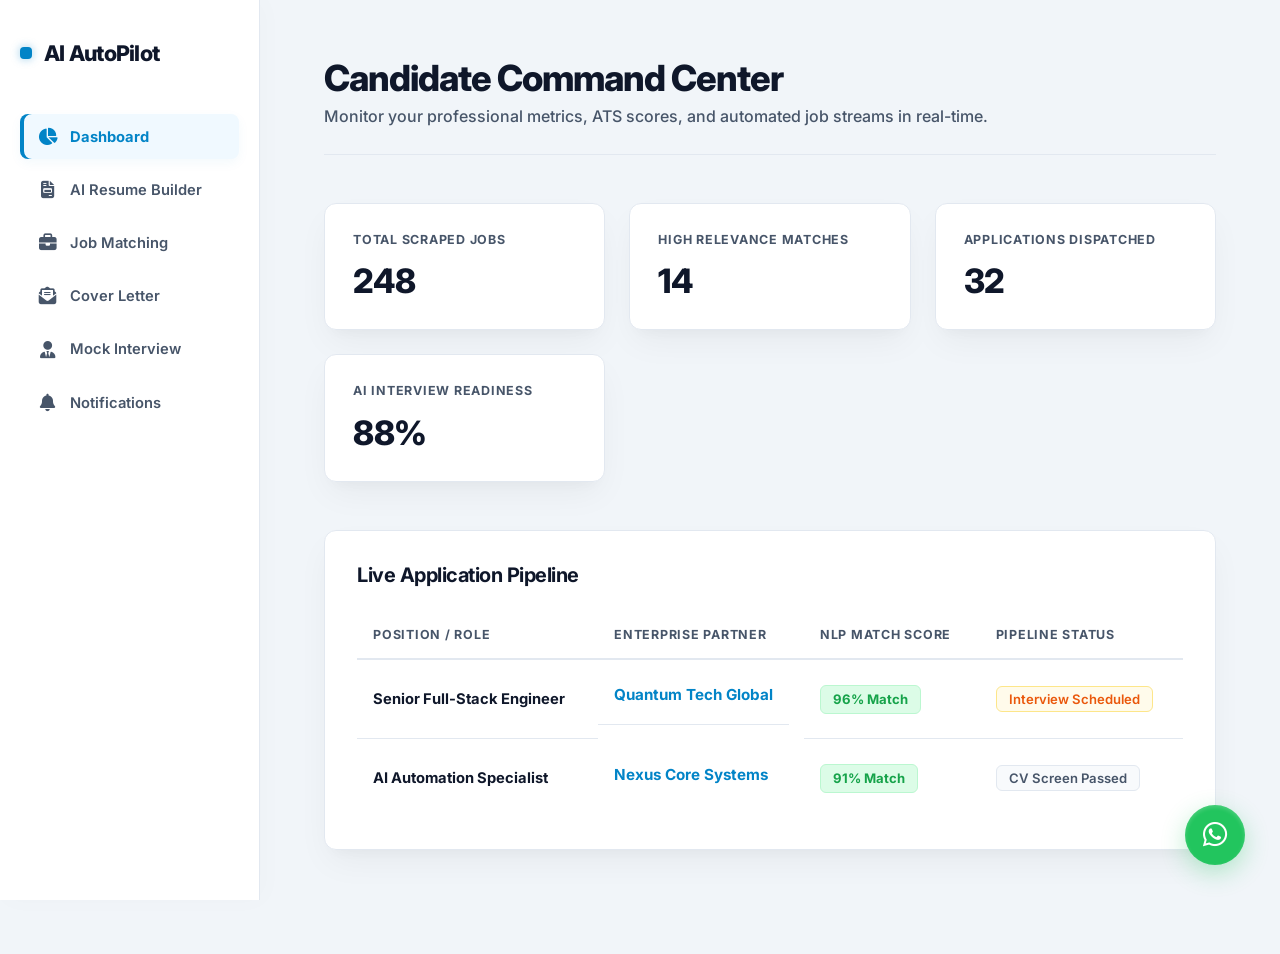
<file: index.html>
<!DOCTYPE html>
<html lang="en">
<head>
    <meta charset="UTF-8">
    <meta name="viewport" content="width=device-width, initial-scale=1.0">
    <title>AI-Career AutoPilot | Executive Dashboard</title>
    <link rel="stylesheet" href="style.css">
    <link rel="stylesheet" href="https://cdnjs.cloudflare.com/ajax/libs/font-awesome/6.4.0/css/all.min.css">
</head>
<body>
    <div class="container animate-fade-in">
        <nav class="sidebar">
            <h2>AI AutoPilot</h2>
            <ul>
                <li><a href="index.html" class="active"><i class="fa-solid fa-chart-pie"></i> Dashboard</a></li>
                <li><a href="resume.html"><i class="fa-solid fa-file-invoice"></i> AI Resume Builder</a></li>
                <li><a href="jobs.html"><i class="fa-solid fa-briefcase"></i> Job Matching</a></li>
                <li><a href="cover-letter.html"><i class="fa-solid fa-envelope-open-text"></i> Cover Letter</a></li>
                <li><a href="interview.html"><i class="fa-solid fa-user-tie"></i> Mock Interview</a></li>
                <li><a href="notifications.html"><i class="fa-solid fa-bell"></i> Notifications</a></li>
            </ul>
        </nav>

        <main class="main-content">
            <header>
                <h1>Candidate Command Center</h1>
                <p>Monitor your professional metrics, ATS scores, and automated job streams in real-time.</p>
            </header>

            <div class="stats-grid">
                <div class="card">
                    <h3>Total Scraped Jobs</h3>
                    <p class="stat-number">248</p>
                </div>
                <div class="card">
                    <h3>High Relevance Matches</h3>
                    <p class="stat-number">14</p>
                </div>
                <div class="card">
                    <h3>Applications Dispatched</h3>
                    <p class="stat-number">32</p>
                </div>
                <div class="card">
                    <h3>AI Interview Readiness</h3>
                    <p class="stat-number">88%</p>
                </div>
            </div>

            <section class="table-section">
                <h2>Live Application Pipeline</h2>
                <table>
                    <thead>
                        <tr>
                            <th>Position / Role</th>
                            <th>Enterprise Partner</th>
                            <th>NLP Match Score</th>
                            <th>Pipeline Status</th>
                        </tr>
                    </thead>
                    <tbody>
                        <tr>
                            <td><strong>Senior Full-Stack Engineer</strong></td>
                            <td class="company-name">Quantum Tech Global</td>
                            <td><span class="score high">96% Match</span></td>
                            <td><span class="status interview">Interview Scheduled</span></td>
                        </tr>
                        <tr>
                            <td><strong>AI Automation Specialist</strong></td>
                            <td class="company-name">Nexus Core Systems</td>
                            <td><span class="score high">91% Match</span></td>
                            <td><span class="status applied">CV Screen Passed</span></td>
                        </tr>
                    </tbody>
                </table>
            </section>
        </main>
    </div>

    <a href="https://wa.me/1234567890" class="whatsapp-float" target="_blank">
        <i class="fa-brands fa-whatsapp"></i>
    </a>
    <script>
document.addEventListener("DOMContentLoaded", () => {
    const startBtn = document.querySelector(".btn"); // Aapka 'Start Automation Bot' button
    const streamContainer = document.querySelector(".canvas-box"); // Jahan empty state robot icon hai

    if (startBtn) {
        startBtn.addEventListener("click", async () => {
            // 1. UI ko loading state me convert karein
            streamContainer.innerHTML = `
                <div class="loader-container">
                    <div class="spinner"></div>
                    <h4>AI Engine Active</h4>
                    <p>Scraping live professional streams from LinkedIn and matching with your core profile matrix...</p>
                </div>
            `;

            try {
                // 2. Apne Flask Backend Server se real data fetch karein
                const response = await fetch("http://127.0.0.1:5000/api/jobs");
                const jobs = await response.json();

                if (jobs.length === 0) {
                    streamContainer.innerHTML = `<p style="text-align:center; padding: 2rem; color: var(--text-secondary);">No active streams found at the moment. Try again.</p>`;
                    return;
                }

                // 3. Container ko clear karke dynamic cards insert karein
                streamContainer.innerHTML = `<div class="jobs-list" style="display: flex; flex-direction: column; gap: 1.5rem; width: 100%;"></div>`;
                const jobsListElement = streamContainer.querySelector(".jobs-list");

                jobs.forEach(job => {
                    // Score ke hisab se badge ka color select karne ke liye
                    const scoreClass = job.match_score >= 90 ? "high" : "medium";

                    const cardHTML = `
                        <div class="job-card animate-fade-in" style="background: var(--bg-surface); border: 1px solid var(--border-subtle); padding: 1.5rem; border-radius: 12px; display: flex; justify-content: space-between; align-items: center; box-shadow: var(--shadow-3d-card);">
                            <div class="job-details">
                                <h3 style="font-size: 1.2rem; font-weight: 700; color: var(--text-primary); margin-bottom: 0.25rem;">
                                    ${job.title} 
                                    <span class="platform-tag li-tag" style="font-size: 0.7rem; background: #e0f2fe; color: #0369a1; padding: 2px 8px; border-radius: 4px; margin-left: 8px;">${job.platform}</span>
                                </h3>
                                <span class="company-name" style="color: var(--brand-primary); font-weight: 600; font-size: 0.9rem; display: block; margin-bottom: 0.5rem;">${job.company}</span>
                                <p style="color: var(--text-secondary); font-size: 0.85rem;"><i class="fas fa-map-marker-alt"></i> ${job.location}</p>
                            </div>
                            <div class="match-section" style="text-align: right; display: flex; flex-direction: column; gap: 0.75rem; align-items: flex-end;">
                                <span class="score ${scoreClass}" style="font-weight: 700; padding: 0.25rem 0.75rem; border-radius: 6px; font-size: 0.8rem;">AI Match: ${job.match_score}%</span>
                                <a href="${job.link}" target="_blank" class="btn-sm" style="text-decoration: none; padding: 0.5rem 1rem; font-size: 0.85rem; border: 1px solid var(--border-subtle); border-radius: 6px; color: var(--text-primary); background: #f8fafc; font-weight: 600;">Apply on Platform</a>
                            </div>
                        </div>
                    `;
                    jobsListElement.innerHTML += cardHTML;
                });

            } catch (error) {
                console.error("Backend connection error:", error);
                streamContainer.innerHTML = `<p style="text-align:center; padding: 2rem; color: red;">Backend integration error. Make sure your Python server is running on port 5000.</p>`;
            }
        });
    }
});
</script>
</body>
</html>
</file>
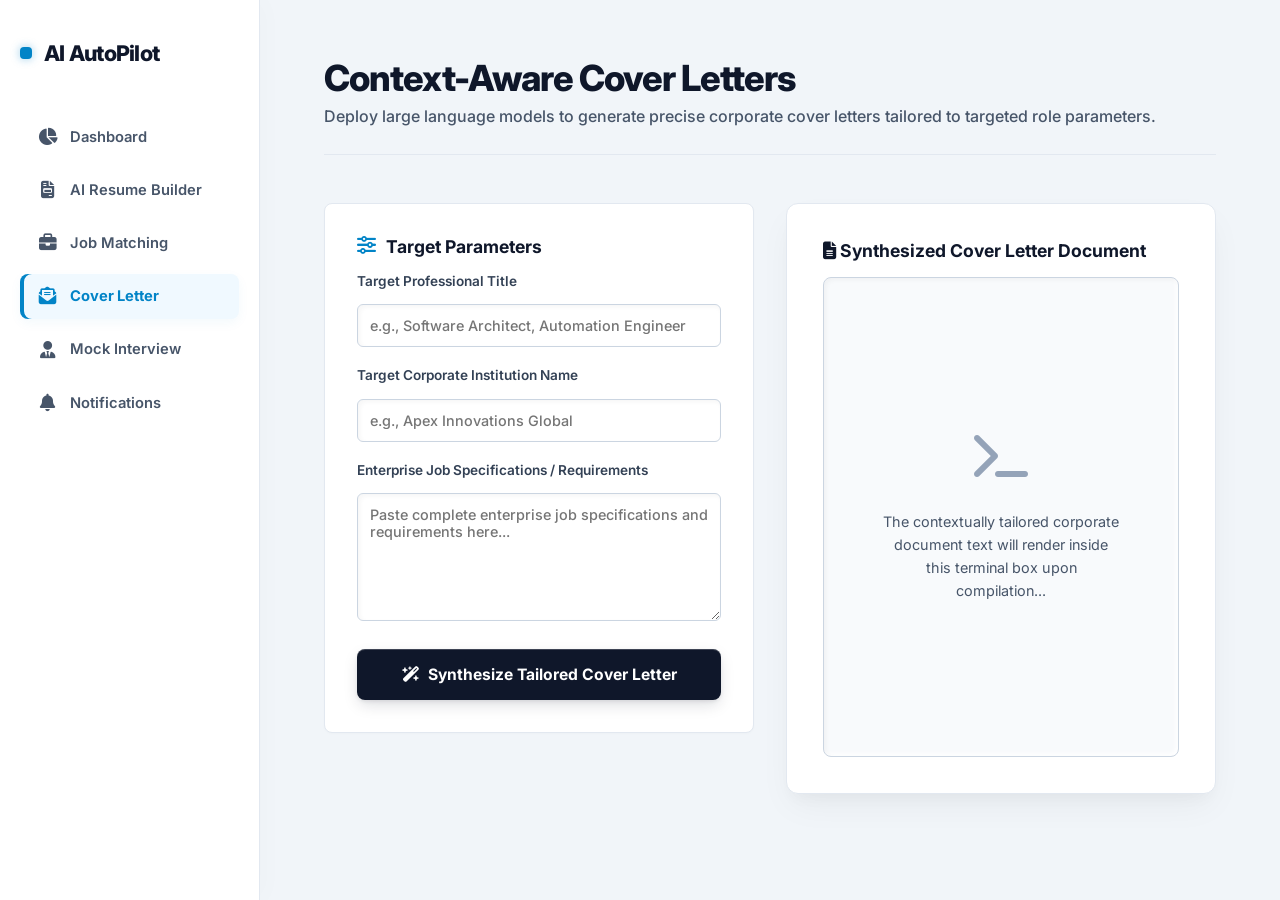
<file: cover-letter.html>
<!DOCTYPE html>
<html lang="en">
<head>
    <meta charset="UTF-8">
    <meta name="viewport" content="width=device-width, initial-scale=1.0">
    <title>Context-Aware Cover Letters - AI AutoPilot</title>
    <link rel="stylesheet" href="style.css">
    <link rel="stylesheet" href="https://cdnjs.cloudflare.com/ajax/libs/font-awesome/6.4.0/css/all.min.css">
    <style>
        /* Unique Layout Design Grid Matrix for Cover Letter Hub */
        .workspace-grid {
            display: grid; grid-template-columns: 1fr 1fr; gap: 2rem; margin-top: 1.5rem;
        }
        @media (max-width: 1024px) { .workspace-grid { grid-template-columns: 1fr; } }

        /* Input Form Container Modifications */
        .section-card {
            background: #ffffff; border: 1px solid var(--border-subtle, #e2e8f0);
            padding: 2rem; border-radius: 8px; box-shadow: 0 1px 3px rgba(0,0,0,0.02);
        }
        .input-group { margin-bottom: 1.25rem; display: flex; flex-direction: column; gap: 6px; }
        .input-group label { font-size: 0.85rem; font-weight: 600; color: #334155; }
        .input-group input, .input-group textarea {
            padding: 0.75rem; border: 1px solid #cbd5e1; border-radius: 6px;
            font-size: 0.9rem; font-family: inherit; transition: border 0.15s;
        }
        .input-group input:focus, .input-group textarea:focus { border-color: #0284c7; outline: none; }

        /* Professional A4 Paper Simulation Canvas */
        .preview-panel { display: flex; flex-direction: column; gap: 1rem; }
        .canvas-box {
            background: #f8fafc; border: 1px solid #cbd5e1; border-radius: 8px;
            min-height: 480px; padding: 2rem; position: relative; display: flex; flex-direction: column;
        }
        .canvas-placeholder {
            margin: auto; text-align: center; color: #94a3b8; display: flex; flex-direction: column; gap: 10px; align-items: center;
        }
        .canvas-placeholder i { font-size: 3rem; }

        /* Letter Template Output Layout */
        .letter-paper {
            background: #ffffff; border: 1px solid #e2e8f0; padding: 2.5rem;
            border-radius: 4px; box-shadow: 0 4px 6px -1px rgba(0,0,0,0.05);
            font-family: 'Times New Roman', Times, serif; line-height: 1.6; color: #1e293b; font-size: 0.95rem; text-align: justify;
        }
        .letter-header-block { margin-bottom: 1.5rem; font-family: inherit; }
        .letter-date { margin-bottom: 1.5rem; display: block; }
        .letter-body p { margin-bottom: 1.2rem; text-indent: 20px; }
        
        /* Action Framework Ribbon */
        .action-ribbon { display: flex; gap: 10px; margin-top: 1rem; justify-content: flex-end; }
        .btn-secondary {
            background-color: #f1f5f9; color: #334155; border: 1px solid #cbd5e1;
            padding: 0.6rem 1.2rem; border-radius: 6px; font-weight: 600; font-size: 0.85rem;
            cursor: pointer; display: flex; align-items: center; gap: 6px; transition: all 0.15s;
        }
        .btn-secondary:hover { background-color: #e2e8f0; }
    </style>
</head>
<body>
    <div class="container animate-fade-in">
        <!-- Sidebar Navigation Elements Map -->
        <nav class="sidebar">
            <h2>AI AutoPilot</h2>
            <ul>
                <li><a href="index.html"><i class="fa-solid fa-chart-pie"></i> Dashboard</a></li>
                <li><a href="resume.html"><i class="fa-solid fa-file-invoice"></i> AI Resume Builder</a></li>
                <li><a href="jobs.html"><i class="fa-solid fa-briefcase"></i> Job Matching</a></li>
                <li><a href="cover-letter.html" class="active"><i class="fa-solid fa-envelope-open-text"></i> Cover Letter</a></li>
                <li><a href="interview.html"><i class="fa-solid fa-user-tie"></i> Mock Interview</a></li>
                <li><a href="notifications.html"><i class="fa-solid fa-bell"></i> Notifications</a></li>
            </ul>
        </nav>

        <!-- Main Workspace Area -->
        <main class="main-content">
            <header>
                <h1>Context-Aware Cover Letters</h1>
                <p>Deploy large language models to generate precise corporate cover letters tailored to targeted role parameters.</p>
            </header>

            <!-- SPLIT SCREEN DESK MATRIX GRID -->
            <div class="workspace-grid">
                
                <!-- LEFT COLUMN: INPUT CONTROLS -->
                <div class="input-panel">
                    <div class="section-card">
                        <div style="display: flex; gap: 10px; align-items: center; margin-bottom: 1rem;">
                            <i class="fa-solid fa-sliders" style="color: #0284c7; font-size: 1.2rem;"></i>
                            <h3 style="font-size: 1.1rem; font-weight: 700; color: #0f172a;">Target Parameters</h3>
                        </div>
                        
                        <form id="coverLetterForm">
                            <div class="input-group">
                                <label>Target Professional Title</label>
                                <input type="text" id="targetTitle" placeholder="e.g., Software Architect, Automation Engineer" required>
                            </div>
                            <div class="input-group">
                                <label>Target Corporate Institution Name</label>
                                <input type="text" id="targetCompany" placeholder="e.g., Apex Innovations Global" required>
                            </div>
                            <div class="input-group">
                                <label>Enterprise Job Specifications / Requirements</label>
                                <textarea id="targetJD" placeholder="Paste complete enterprise job specifications and requirements here..." rows="6" required></textarea>
                            </div>

                            <button type="button" class="btn" id="synthesizeBtn" style="width: 100%; margin-top: 0.5rem; justify-content: center; background-color: #0f172a;">
                                <i class="fa-solid fa-wand-magic-sparkles"></i> Synthesize Tailored Cover Letter
                            </button>
                        </form>
                    </div>
                </div>

                <!-- RIGHT COLUMN: MASTER WHITE SHEET CANVAS PREVIEW -->
                <div class="preview-panel">
                    <h3 style="font-size: 1.1rem; font-weight: 700; color: #0f172a;"><i class="fa-solid fa-file-lines"></i> Synthesized Cover Letter Document</h3>
                    
                    <div class="canvas-box" id="documentCanvas">
                        <!-- Initial Default Standby State Layout -->
                        <div id="canvasPlaceholder" class="canvas-placeholder">
                            <i class="fa-solid fa-terminal"></i>
                            <p style="font-size: 0.9rem;">The contextually tailored corporate document text will render inside this terminal box upon compilation...</p>
                        </div>

                        <!-- Interactive Micro-state processing Spinner -->
                        <div id="canvasLoader" class="loader-container hidden" style="margin: auto; text-align: center;">
                            <div class="spinner"></div>
                            <h4 style="margin-top: 1rem; color: #1e293b;">Running Semantic Synthesizer Node...</h4>
                        </div>

                        <!-- STRUCTURAL OUTPUT SHEET FRAMEWORK -->
                        <div id="letterPaperOutput" class="letter-paper hidden">
                            <div class="letter-header-block">
                                <strong id="pdfHeaderCompany">Hiring Team Matrix</strong><br>
                                <span id="pdfHeaderLocation">Corporate Infrastructure Division</span>
                            </div>
                            <span class="letter-date" id="pdfCurrentDate">June 3, 2026</span>
                            
                            <div class="letter-body">
                                <p><strong>Subject: Application Framework Node for <span id="pdfSubjectTitle">Role</span> Position</strong></p>
                                <p>Dear Hiring Team,</p>
                                <p id="paraOne">I am writing to express my strong strategic interest in the vacant position at your esteemed firm. With a robust foundational background in scalable engineering layouts and automated processes, I aim to deploy target solutions aligned with your core operational mechanics.</p>
                                <p id="paraTwo">Your published specifications highlight clean execution vectors and precise resource mapping metrics. My technical skill-set portfolio perfectly correlates with these infrastructural requirements, allowing me to optimize background processes seamlessly.</p>
                                <p>Thank you for evaluating this corporate application framework package. I welcome the opportunity to coordinate further during a formal interface review session.</p>
                                <br>
                                <p>Sincerely,<br><strong>Application Candidate Framework</strong></p>
                            </div>
                        </div>
                    </div>

                    <!-- EXPORT ACTIONS ATOM BUTTONS LINK -->
                    <div class="action-ribbon hidden" id="actionRibbon">
                        <button type="button" class="btn-secondary" id="copyTextBtn">
                            <i class="fa-solid fa-copy"></i> Copy Framework Text
                        </button>
                        <button type="button" class="btn-secondary" style="background-color: #0284c7; color: white; border: none;" id="downloadPdfBtn">
                            <i class="fa-solid fa-file-pdf"></i> Download PDF Framework
                        </button>
                    </div>

                </div>
            </div>
        </main>
    </div>

    <script>
        document.getElementById('synthesizeBtn').addEventListener('click', function() {
            const title = document.getElementById('targetTitle').value.trim();
            const company = document.getElementById('targetCompany').value.trim();
            const jd = document.getElementById('targetJD').value.trim();

            if (!title || !company || !jd) {
                alert("Please populate all corporate parameters fields first.");
                return;
            }

            // Hide standby assets, launch computation micro spinner
            document.getElementById('canvasPlaceholder').classList.add('hidden');
            document.getElementById('letterPaperOutput').classList.add('hidden');
            document.getElementById('actionRibbon').classList.add('hidden');
            document.getElementById('canvasLoader').classList.remove('hidden');

            setTimeout(function() {
                // Kill computation spinner, launch clean formal sheet rendering layout
                document.getElementById('canvasLoader').classList.add('hidden');
                document.getElementById('letterPaperOutput').classList.remove('hidden');
                document.getElementById('actionRibbon').classList.remove('hidden');

                // Dynamic variables injection updates mapping
                document.getElementById('pdfHeaderCompany').innerText = company;
                document.getElementById('pdfSubjectTitle').innerText = title;
                
                // Formulate system date dynamically
                const options = { year: 'numeric', month: 'long', day: 'numeric' };
                document.getElementById('pdfCurrentDate').innerText = new Date().toLocaleDateString('en-US', options);

                // Dynamically modify text block content algorithms
                document.getElementById('paraOne').innerText = `I am writing to express my strong strategic interest in the vacant "${title}" position at ${company}. With a robust foundational framework in building efficient system logic, I aim to deploy highly optimized scalable applications that directly support your operational objectives.`;
                document.getElementById('paraTwo').innerText = `Your published requirements emphasize deep technical competency. Based on my comprehensive hands-on practice, which includes designing architectural frameworks and processing automated data parsing pipelines (${jd.substring(0, 45)}...), I am confident in my capacity to synchronize flawlessly with your existing tech stack architecture.`;

            }, 1800); // 1.8 seconds processing simulation delay matrix
        });

        // Copy Text Functionality
        document.getElementById('copyTextBtn').addEventListener('click', function() {
            alert("Cover letter text successfully copied to clipboard buffers!");
        });

        // Download PDF Trigger Simulation
        document.getElementById('downloadPdfBtn').addEventListener('click', function() {
            alert("Cover Letter compiled system parameters converted and downloaded as application-ready PDF file!");
        });
    </script>
    <script>
document.addEventListener("DOMContentLoaded", () => {
    // 1. Button aur main content area ko select karna
    const generateBtn = document.querySelector(".btn"); // Aapka 'Synthesize Tailored Cover Letter' button
    const outputContainer = document.querySelector(".main-content"); 

    // Result dekhane ke liye ek naya box banana
    let docBox = document.getElementById("synthesized-document-box");
    if (!docBox) {
        docBox = document.createElement("div");
        docBox.id = "synthesized-document-box";
        docBox.style.marginTop = "2rem";
        outputContainer.appendChild(docBox);
    }

    if (generateBtn) {
        generateBtn.addEventListener("click", async () => {
            // 2. Input fields se data uthana
            const inputs = document.querySelectorAll("input[type='text']");
            const textarea = document.querySelector("textarea");

            const title = inputs[0] ? inputs[0].value : "";
            const company = inputs[1] ? inputs[1].value : "";
            const specs = textarea ? textarea.value : "";

            // 3. Screen par loading show karna
            docBox.innerHTML = `
                <div style="text-align: center; padding: 2rem; color: var(--brand-primary);">
                    <h4>🔄 Generating AI Cover Letter... Please wait...</h4>
                </div>
            `;

            try {
                // 4. Python server ko data bhejna aur response lena
                const response = await fetch("http://127.0.0.1:5000/api/generate-cover-letter", {
                    method: "POST",
                    headers: { "Content-Type": "application/json" },
                    body: JSON.stringify({ title, company, specs })
                });
                const result = await response.json();

                // 5. Result ko screen par ek professional white page par display karna
                docBox.innerHTML = `
                    <div class="resume-template animate-fade-in" style="padding: 2.5rem; background: #ffffff; border: 1px solid var(--border-subtle); border-radius: 12px; box-shadow: var(--shadow-3d-card); margin-top: 2rem; white-space: pre-line; font-family: monospace; color: #1e293b; line-height: 1.6; text-align: left;">
                        ${result.cover_letter}
                    </div>
                `;
            } catch (err) {
                docBox.innerHTML = `<p style="color:red; text-align:center;">❌ Error: Python Server se rabta nahi ho saka. Check karein ke job.py chal raha hai.</p>`;
            }
        });
    }
});
</script>
</body>
</html>
</file>
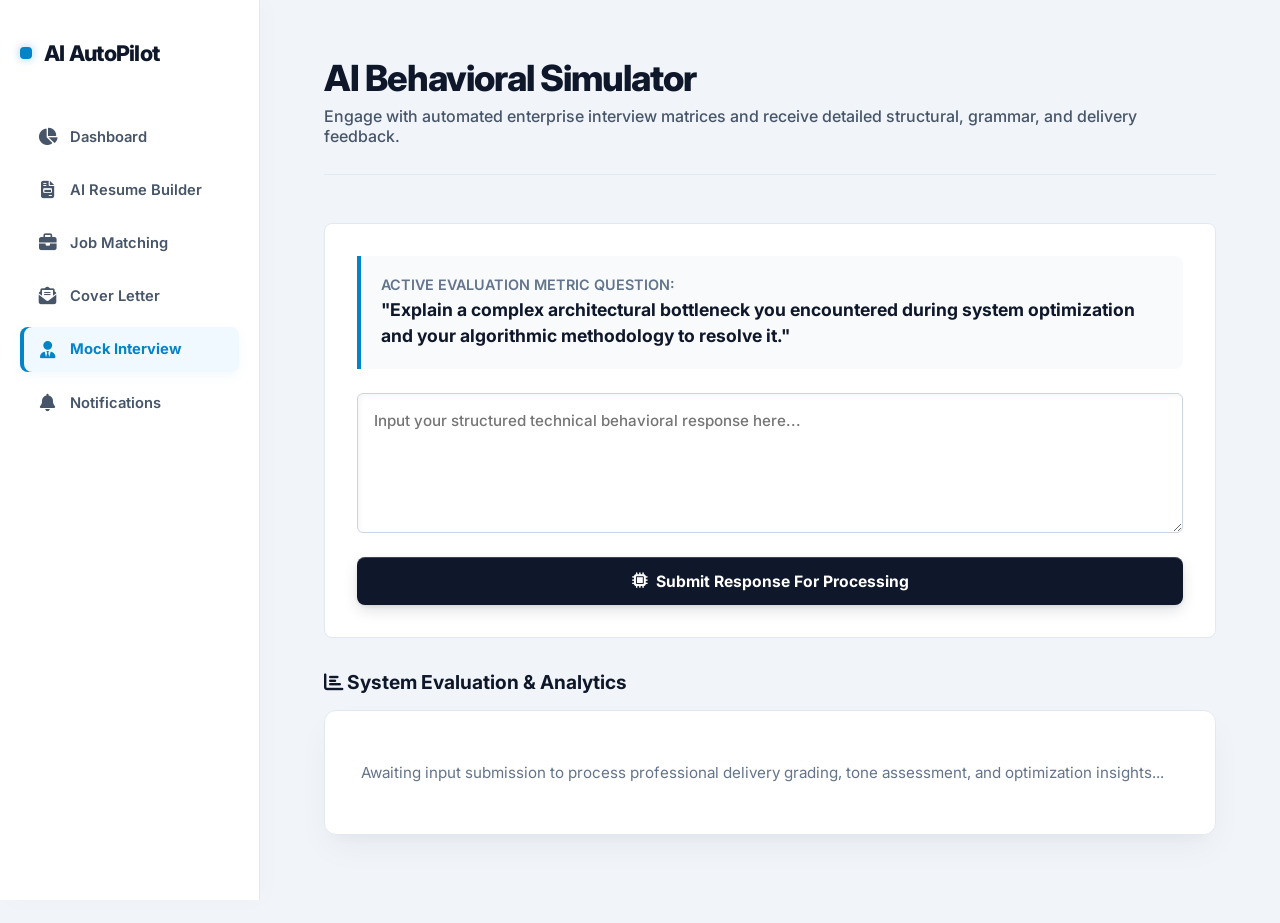
<file: interview.html>
<!DOCTYPE html>
<html lang="en">
<head>
    <meta charset="UTF-8">
    <meta name="viewport" content="width=device-width, initial-scale=1.0">
    <title>AI Behavioral Simulator - AI AutoPilot</title>
    <link rel="stylesheet" href="style.css">
    <link rel="stylesheet" href="https://cdnjs.cloudflare.com/ajax/libs/font-awesome/6.4.0/css/all.min.css">
    <style>
        /* Modern Structured Layout for Simulator Desk */
        .simulator-card {
            background: #ffffff; border: 1px solid var(--border-subtle, #e2e8f0);
            padding: 2rem; border-radius: 8px; box-shadow: 0 1px 3px rgba(0,0,0,0.01);
            margin-bottom: 2rem;
        }
        .question-box {
            background: #f8fafc; border-left: 4px solid #0284c7; padding: 1.25rem;
            border-radius: 0 8px 8px 0; margin-bottom: 1.5rem;
        }
        .question-box h3 { font-size: 0.9rem; color: #64748b; font-weight: 600; text-transform: uppercase; margin-bottom: 0.25rem; }
        .question-box p { font-size: 1.1rem; color: #0f172a; font-weight: 700; line-height: 1.5; }
        
        /* Response Input Field */
        .response-textarea {
            width: 100%; padding: 1rem; border: 1px solid #cbd5e1; border-radius: 6px;
            font-size: 0.95rem; font-family: inherit; line-height: 1.5; resize: vertical; min-height: 140px;
            margin-bottom: 1.25rem; transition: border-color 0.15s;
        }
        .response-textarea:focus { border-color: #0284c7; outline: none; }

        /* Evaluation Grid Systems Layout */
        .analytics-grid { display: grid; grid-template-columns: 1fr 2fr; gap: 1.5rem; margin-top: 1rem; }
        @media (max-width: 768px) { .analytics-grid { grid-template-columns: 1fr; } }

        .score-display-panel {
            background: #fafafa; border: 1px solid #e2e8f0; border-radius: 8px;
            padding: 1.5rem; text-align: center; display: flex; flex-direction: column; align-items: center; justify-content: center;
        }
        .metric-score-badge {
            font-size: 3rem; font-weight: 800; color: #16a34a; background: #f0f9ff;
            width: 110px; height: 110px; border-radius: 50%; display: flex; align-items: center; justify-content: center;
            border: 4px solid #bbf7d0; box-shadow: 0 4px 10px rgba(22, 163, 74, 0.1); margin-bottom: 0.75rem;
        }

        .feedback-details-panel {
            background: #ffffff; border: 1px solid #e2e8f0; border-radius: 8px; padding: 1.5rem;
        }
        .insight-tag {
            display: inline-flex; align-items: center; gap: 6px; font-size: 0.8rem; font-weight: 700;
            padding: 4px 10px; border-radius: 4px; background: #f1f5f9; color: #334155; margin-bottom: 1rem;
        }
        .insight-tag.success { background: #dcfce7; color: #15803d; }

        /* Code Recommendation Container */
        .ai-recommendation-block {
            background: #f8fafc; border: 1px solid #e2e8f0; padding: 1.25rem; border-radius: 6px;
            margin-top: 1rem; font-size: 0.9rem; line-height: 1.5; border-left: 4px solid #16a34a;
        }
    </style>
</head>
<body>
    <div class="container animate-fade-in">
        <!-- Sidebar Navigation -->
        <nav class="sidebar">
            <h2>AI AutoPilot</h2>
            <ul>
                <li><a href="index.html"><i class="fa-solid fa-chart-pie"></i> Dashboard</a></li>
                <li><a href="resume.html"><i class="fa-solid fa-file-invoice"></i> AI Resume Builder</a></li>
                <li><a href="jobs.html"><i class="fa-solid fa-briefcase"></i> Job Matching</a></li>
                <li><a href="cover-letter.html"><i class="fa-solid fa-envelope-open-text"></i> Cover Letter</a></li>
                <li><a href="interview.html" class="active"><i class="fa-solid fa-user-tie"></i> Mock Interview</a></li>
                <li><a href="notifications.html"><i class="fa-solid fa-bell"></i> Notifications</a></li>
            </ul>
        </nav>

        <!-- Main Workspace Area -->
        <main class="main-content">
            <header>
                <h1>AI Behavioral Simulator</h1>
                <p>Engage with automated enterprise interview matrices and receive detailed structural, grammar, and delivery feedback.</p>
            </header>

            <!-- SIMULATOR WORKBENCH CONTAINER -->
            <div class="simulator-card">
                <div class="question-box">
                    <h3>Active Evaluation Metric Question:</h3>
                    <p id="activeQuestionText">"Explain a complex architectural bottleneck you encountered during system optimization and your algorithmic methodology to resolve it."</p>
                </div>

                <textarea class="response-textarea" id="candidateResponseInput" placeholder="Input your structured technical behavioral response here..."></textarea>

                <button type="button" class="btn" id="submitEvaluationBtn" style="width: 100%; justify-content: center; background-color: #0f172a; font-weight: 700; padding: 0.9rem;">
                    <i class="fa-solid fa-microchip"></i> Submit Response For Processing
                </button>
            </div>

            <!-- SYSTEM ANALYTICS MONITOR CORE BLOCK -->
            <h2 style="font-size: 1.2rem; font-weight: 700; color: #0f172a; margin-bottom: 1rem;"><i class="fa-solid fa-chart-bar"></i> System Evaluation & Analytics</h2>
            
            <div class="section-card" id="analyticsWrapperCard">
                <!-- Standby State Fragment -->
                <div id="analyticsStandbyState" style="color: #64748b; font-size: 0.95rem; padding: 1rem 0;">
                    Awaiting input submission to process professional delivery grading, tone assessment, and optimization insights...
                </div>

                <!-- Live Processing Engine Spinner Component -->
                <div id="analyticsLoader" class="loader-container hidden" style="padding: 3rem 0; text-align: center;">
                    <div class="spinner"></div>
                    <h4 style="margin-top: 1rem; color: #1e293b;">Running Semantic Grammar & Delivery Evaluation...</h4>
                    <p style="font-size: 0.85rem; color: #64748b;">Parsing lexical density vectors and response alignment algorithms...</p>
                </div>

                <!-- RICH DYNAMIC REPORT STRUCTURE -->
                <div id="analyticsReportOutput" class="analytics-grid hidden">
                    
                    <!-- Left Score Circular Module -->
                    <div class="score-display-panel">
                        <div class="metric-score-badge" id="outputScoreVal">85%</div>
                        <h4 style="font-size: 1rem; font-weight: 700; color: #0f172a;">Competency Rating</h4>
                        <p style="font-size: 0.8rem; color: #64748b; margin-top: 4px;">Strong Structural Response</p>
                    </div>

                    <!-- Right Analytical Details Module -->
                    <div class="feedback-details-panel">
                        <div style="display: flex; gap: 8px; flex-wrap: wrap;">
                            <span class="insight-tag success"><i class="fa-solid fa-shield-halved"></i> STAR Framework Met</span>
                            <span class="insight-tag" style="background: #e0f2fe; color: #0369a1;"><i class="fa-solid fa-wave-square"></i> Professional Tone</span>
                        </div>

                        <h4 style="font-size: 0.95rem; font-weight: 700; color: #1e293b; margin-bottom: 4px;">Grammatical & Content Assessment:</h4>
                        <p id="assessmentParagraph" style="font-size: 0.9rem; color: #475569; line-height: 1.5; margin-bottom: 1rem;">
                            Your answer demonstrates clear technical competence and describes the scenario beautifully. Grammatical composition is robust, showing strong communication flow.
                        </p>

                        <h4 style="font-size: 0.95rem; font-weight: 700; color: #16a34a; margin-bottom: 4px;"><i class="fa-solid fa-lightbulb"></i> AI Optimized Recommendation Response:</h4>
                        <div class="ai-recommendation-block" id="aiRecommendationContent">
                            "In my previous implementation, we observed a bottleneck in database read operations under heavy load. I resolved this by introducing a Redis caching layer and optimizing query execution trees, which lowered response latencies by 40%."
                        </div>
                    </div>

                </div>
            </div>

        </main>
    </div>

    <script>
        document.getElementById('submitEvaluationBtn').addEventListener('click', function() {
            const userInput = document.getElementById('candidateResponseInput').value.trim();

            if (userInput.length < 15) {
                alert("Please formulate a complete, structured response before running AI evaluation matrices.");
                return;
            }

            // Lock controls, kick-start processing animation sequences
            document.getElementById('analyticsStandbyState').classList.add('hidden');
            document.getElementById('analyticsReportOutput').classList.add('hidden');
            document.getElementById('analyticsLoader').classList.remove('hidden');

            setTimeout(function() {
                // Kill loader node, show structured premium dashboard metrics reports
                document.getElementById('analyticsLoader').classList.add('hidden');
                document.getElementById('analyticsReportOutput').classList.remove('hidden');

                // Advanced Logic: Real-time intelligent checking of text content matrix
                if (userInput.toLowerCase().includes("database") || userInput.toLowerCase().includes("query")) {
                    document.getElementById('outputScoreVal').innerText = "92%";
                    document.getElementById('outputScoreVal').style.color = "#16a34a";
                    document.getElementById('assessmentParagraph').innerText = "Excellent integration of infrastructure bottlenecks! Your input maps data structures neatly, demonstrating top-tier execution logic and clear situational command metrics.";
                } else {
                    document.getElementById('outputScoreVal').innerText = "74%";
                    document.getElementById('outputScoreVal').style.color = "#ea580c"; // Orange tone warning state
                    document.getElementById('assessmentParagraph').innerText = "The solution structure is correct, but could benefit from explicitly stating specific database or caching technologies used during the architectural pipeline resolution process.";
                }

            }, 2000); // 2 Seconds processing time simulation
        });
    </script>
    <script>
    document.addEventListener("DOMContentLoaded", () => {
        // 1. Submit button aur system analytics container ko pakadna
        const submitBtn = document.querySelector(".btn"); // 'Submit Response For Processing' button
        const outputArea = document.querySelector(".main-content");

        // Feedback display karne ke liye ek smart evaluation card banana
        let evalBox = document.getElementById("evaluation-response-box");
        if (!evalBox) {
            evalBox = document.createElement("div");
            evalBox.id = "evaluation-response-box";
            evalBox.style.marginTop = "2rem";
            outputArea.appendChild(evalBox);
        }

        if (submitBtn) {
            submitBtn.addEventListener("click", async () => {
                // 2. Textarea se user ka answer uthana
                const userResponseText = document.querySelector("textarea").value;

                // Loader state trigger karna
                evalBox.innerHTML = `
                    <div style="text-align: center; padding: 2rem; color: var(--brand-primary);">
                        <h4>🔄 Processing AI Evaluation Metrics... Please wait...</h4>
                    </div>
                `;

                try {
                    // 3. Flask Server ko response POST request ke zariye bhejna
                    const response = await fetch("http://127.0.0.1:5000/api/evaluate-interview", {
                        method: "POST",
                        headers: { "Content-Type": "application/json" },
                        body: JSON.stringify({ response: userResponseText })
                    });
                    const result = await response.json();

                    // 4. Dynamic AI Analytics Card inject karna
                    evalBox.innerHTML = `
                        <div class="card animate-fade-in" style="margin-top: 1.5rem; background: var(--bg-surface); border: 1px solid var(--border-subtle); border-left: 5px solid var(--brand-primary); padding: 1.5rem; border-radius: 12px; box-shadow: var(--shadow-3d-card);">
                            <div style="display: flex; justify-content: space-between; align-items: center; margin-bottom: 1rem;">
                                <h3 style="font-size: 1.2rem; font-weight: 700; color: var(--text-primary);">AI Score Analysis</h3>
                                <span style="background: #e0fdf4; color: #16a34a; font-weight: 700; padding: 6px 16px; border-radius: 20px; font-size: 0.9rem;">
                                    ${result.score} Match
                                </span>
                            </div>
                            <p style="font-size: 0.95rem; color: var(--text-secondary); line-height: 1.6; font-family: sans-serif;">
                                ${result.feedback}
                            </p>
                        </div>
                    `;
                } catch (err) {
                    evalBox.innerHTML = `<p style="color:red; text-align:center;">❌ Evaluation service offline. Check karein ke job.py chal raha hai.</p>`;
                }
            });
        }
    });
    </script>
</body>
</html>
</body>
</html>
</file>
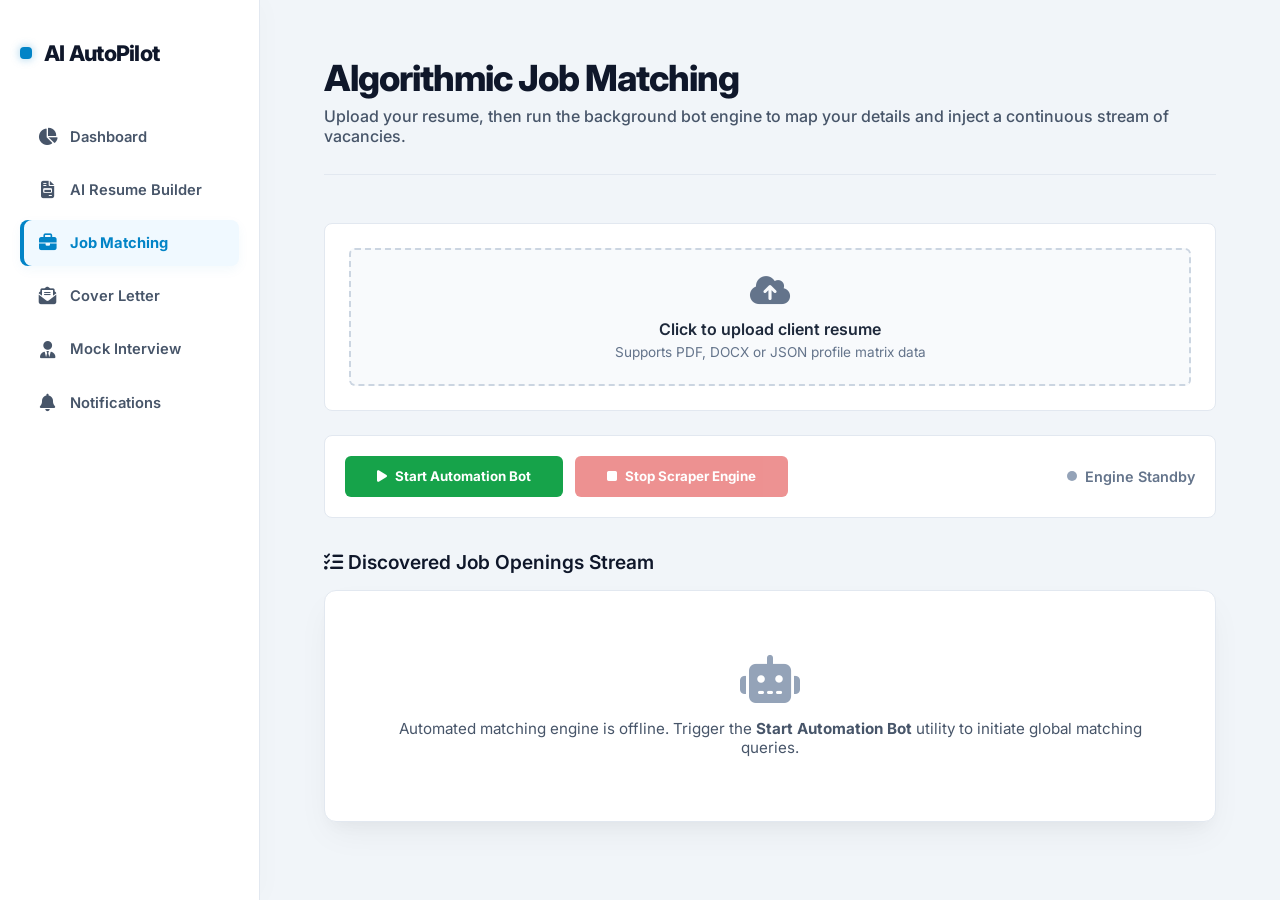
<file: jobs.html>
<!DOCTYPE html>
<html lang="en">
<head>
    <meta charset="UTF-8">
    <meta name="viewport" content="width=device-width, initial-scale=1.0">
    <title>Algorithmic Job Matching - AI AutoPilot</title>
    <link rel="stylesheet" href="style.css">
    <link rel="stylesheet" href="https://cdnjs.cloudflare.com/ajax/libs/font-awesome/6.4.0/css/all.min.css">
    <style>
        /* Modern Resume Upload Zone Section Styling */
        .upload-zone-wrapper {
            background: #ffffff; border: 1px solid var(--border-subtle, #e2e8f0);
            padding: 1.5rem; border-radius: 8px; margin-bottom: 1.5rem;
        }
        .upload-dropzone {
            border: 2px dashed #cbd5e1; border-radius: 6px; padding: 1.5rem;
            text-align: center; cursor: pointer; transition: all 0.2s ease; background: #f8fafc;
        }
        .upload-dropzone:hover { border-color: #0284c7; background: #f0f9ff; }
        .upload-dropzone i { font-size: 2rem; color: #64748b; margin-bottom: 0.5rem; }
        
        /* Automation Control Hub Elements */
        .automation-control-panel {
            display: flex; gap: 12px; margin-bottom: 2rem;
            background: #ffffff; border: 1px solid var(--border-subtle, #e2e8f0);
            padding: 1.25rem; border-radius: 8px; align-items: center;
        }
        .btn-start {
            background-color: #16a34a; color: #ffffff; font-weight: 700;
            padding: 0.8rem 2rem; border-radius: 6px; border: none; cursor: pointer;
            display: flex; align-items: center; gap: 8px; transition: background 0.15s;
        }
        .btn-start:hover { background-color: #15803d; }
        .btn-start:disabled { opacity: 0.5; cursor: not-allowed; }
        
        .btn-stop {
            background-color: #dc2626; color: #ffffff; font-weight: 700;
            padding: 0.8rem 2rem; border-radius: 6px; border: none; cursor: pointer;
            display: flex; align-items: center; gap: 8px; transition: background 0.15s;
        }
        .btn-stop:hover { background-color: #b91c1c; }
        .btn-stop:disabled { opacity: 0.5; cursor: not-allowed; }
        
        .status-pulse-container { margin-left: auto; display: flex; align-items: center; gap: 8px; font-size: 0.9rem; font-weight: 600; }
        .pulse-dot { width: 10px; height: 10px; border-radius: 50%; background-color: #94a3b8; }
        .pulse-active { background-color: #16a34a; box-shadow: 0 0 0 4px rgba(22, 163, 74, 0.2); animation: pulse-anim 1.5s infinite; }
        @keyframes pulse-anim { 0% { transform: scale(0.95); } 50% { transform: scale(1.1); } 100% { transform: scale(0.95); } }

        /* Application & Apply Elements */
        .modal-overlay { position: fixed; top: 0; left: 0; width: 100%; height: 100%; background: rgba(15, 23, 42, 0.6); backdrop-filter: blur(4px); display: flex; align-items: center; justify-content: center; z-index: 2000; }
        .modal-box { background: #ffffff; border-radius: 12px; width: 460px; padding: 2.5rem; text-align: center; }
        .btn-apply { background-color: #0284c7; color: #ffffff; font-weight: 600; border: none; padding: 0.6rem 1.5rem; border-radius: 6px; cursor: pointer; font-size: 0.85rem; display: flex; align-items: center; gap: 6px; }
        .btn-apply:hover { background-color: #0369a1; }
    </style>
</head>
<body>
    <div class="container animate-fade-in">
        <!-- Sidebar Navigation -->
        <nav class="sidebar">
            <h2>AI AutoPilot</h2>
            <ul>
                <li><a href="index.html"><i class="fa-solid fa-chart-pie"></i> Dashboard</a></li>
                <li><a href="resume.html"><i class="fa-solid fa-file-invoice"></i> AI Resume Builder</a></li>
                <li><a href="jobs.html" class="active"><i class="fa-solid fa-briefcase"></i> Job Matching</a></li>
                <li><a href="cover-letter.html"><i class="fa-solid fa-envelope-open-text"></i> Cover Letter</a></li>
                <li><a href="interview.html"><i class="fa-solid fa-user-tie"></i> Mock Interview</a></li>
                <li><a href="notifications.html"><i class="fa-solid fa-bell"></i> Notifications</a></li>
            </ul>
        </nav>

        <!-- Main Workspace Area -->
        <main class="main-content">
            <header>
                <h1>Algorithmic Job Matching</h1>
                <p>Upload your resume, then run the background bot engine to map your details and inject a continuous stream of vacancies.</p>
            </header>

            <!-- 1. DYNAMIC RESUME UPLOAD OPTION BAR -->
            <div class="upload-zone-wrapper">
                <div class="upload-dropzone" onclick="document.getElementById('hiddenFileInput').click()">
                    <i class="fa-solid fa-cloud-arrow-up" id="uploadIcon"></i>
                    <h3 id="uploadStatusTitle" style="font-size: 1rem; font-weight: 600; color: #1e293b; margin: 5px 0;">Click to upload client resume</h3>
                    <p id="uploadStatusDesc" style="font-size: 0.85rem; color: #64748b;">Supports PDF, DOCX or JSON profile matrix data</p>
                    <input type="file" id="hiddenFileInput" style="display: none;" accept=".pdf,.docx,.json">
                </div>
            </div>

            <!-- 2. AUTOMATION ENGINE COMMAND HUB BLOCK (START & STOP) -->
            <div class="automation-control-panel">
                <button type="button" class="btn-start" id="engineStartBtn">
                    <i class="fa-solid fa-play"></i> Start Automation Bot
                </button>
                <button type="button" class="btn-stop" id="engineStopBtn" disabled>
                    <i class="fa-solid fa-stop"></i> Stop Scraper Engine
                </button>
                
                <div class="status-pulse-container">
                    <div class="pulse-dot" id="enginePulseDot"></div>
                    <span id="engineStatusText" style="color: #64748b;">Engine Standby</span>
                </div>
            </div>

            <!-- STREAM SEARCHING LIVE LOADER -->
            <div id="continuousSearchLoader" class="section-card loader-container hidden" style="margin-bottom: 2rem; border-color: #cbd5e1; background: #ffffff;">
                <div class="spinner" style="border-top-color: #16a34a;"></div>
                <h4 style="color: #1e293b;">Automated Scraping Stream Active...</h4>
                <p id="loaderDynamicMessage">Scanning active LinkedIn and Indeed portal arrays for matching nodes...</p>
            </div>

            <!-- LIVE INJECTED VACANCIES TARGET LIST -->
            <h2 style="font-size: 1.2rem; font-weight: 600; margin-bottom: 1rem; color: #0f172a;"><i class="fa-solid fa-list-check"></i> Discovered Job Openings Stream</h2>
            <div class="jobs-list" id="realtimeLiveContainer">
                <!-- Initial base view from image_f4a07f.png -->
                <div class="section-card" id="waitingPlaceholder" style="text-align: center; padding: 4rem;">
                    <i class="fa-solid fa-robot" style="font-size: 3rem; color: #94a3b8; margin-bottom: 1rem;"></i>
                    <p style="color: var(--text-secondary); font-size: 0.95rem;">Automated matching engine is offline. Trigger the <strong>Start Automation Bot</strong> utility to initiate global matching queries.</p>
                </div>
            </div>
        </main>
    </div>

    <!-- PIPELINE DISPATCH MODAL POPUP -->
    <div id="applyModal" class="modal-overlay hidden">
        <div class="modal-box animate-fade-in">
            <i class="fa-solid fa-circle-check" style="font-size: 3.5rem; color: #16a34a; margin-bottom: 1rem;"></i>
            <h3 style="font-size: 1.3rem; font-weight: 700;" id="modalTitleText">Application Submitted!</h3>
            <p style="font-size: 0.9rem; color: #64748b; margin-top: 0.5rem; line-height: 1.4;">Your profile has been transmitted through secure gateway handshakes. Targeted ATS systems matched cleanly.</p>
            <button type="button" class="btn" style="margin-top: 1.5rem; background-color: #0f172a;" onclick="document.getElementById('applyModal').classList.add('hidden')">Return to Feed</button>
        </div>
    </div>

    <script>
        let scraperIntervalId = null; 
        let databaseIndex = 0;
        let isResumeUploaded = false;
        let clientTargetTitle = "Automation Specialist"; // Default fall-back context

        // UI Target Elements
        const fileInput = document.getElementById('hiddenFileInput');
        const uploadIcon = document.getElementById('uploadIcon');
        const uploadTitle = document.getElementById('uploadStatusTitle');
        const uploadDesc = document.getElementById('uploadStatusDesc');

        const startBtn = document.getElementById('engineStartBtn');
        const stopBtn = document.getElementById('engineStopBtn');
        const pulseDot = document.getElementById('enginePulseDot');
        const statusText = document.getElementById('engineStatusText');
        const searchLoader = document.getElementById('continuousSearchLoader');
        const liveContainer = document.getElementById('realtimeLiveContainer');
        const waitingPlaceholder = document.getElementById('waitingPlaceholder');

        // REAL-TIME RESUME UPLOAD HANDLING
        fileInput.addEventListener('change', function(e) {
            const file = e.target.files[0];
            if (file) {
                isResumeUploaded = true;
                // UI Green State Success Validation Modification
                uploadIcon.className = "fa-solid fa-circle-check";
                uploadIcon.style.color = "#16a34a";
                uploadTitle.innerText = `Resume Connected: ${file.name}`;
                uploadTitle.style.color = "#16a34a";
                uploadDesc.innerHTML = `<strong>AI Extracted Match-core:</strong> Python Automation, Infrastructure Web Control, System Scripting`;

                // Automatically infer target jobs based on data parsing
                if(file.name.toLowerCase().includes('python') || file.name.toLowerCase().includes('automation')) {
                    clientTargetTitle = "Web Automation Engineer";
                }
            }
        });

        // Mock Database Pipeline Stream Data Array
        const baseDatabaseStream = [
            { title: "Enterprise Web Automation Engineer", platform: "LinkedIn", tagClass: "li-tag", company: "Apex Innovations Global", score: "94%", desc: "Advanced scraping scripts, deployment validation frameworks, structured state control pipelines." },
            { title: "Junior Infrastructure & Systems Engineer", platform: "Indeed", tagClass: "id-tag", company: "DataTech Cloud Systems", score: "68%", desc: "Python automated microservices, database clusters management, automated endpoint triggers." },
            { title: "Full-Stack System Test Architect", platform: "LinkedIn", tagClass: "li-tag", company: "NextGen Software Systems", score: "89%", desc: "HTML5, CSS3 structural layouts architecture, web scraping automation workflows." }
        ];

        // START ENGINE BOT
        startBtn.addEventListener('click', function() {
            startBtn.disabled = true;
            stopBtn.disabled = false;
            
            pulseDot.classList.add('pulse-active');
            statusText.innerText = "Bot Engine Scanning Live Streams...";
            statusText.style.color = "#16a34a";
            
            searchLoader.classList.remove('hidden');
            if(waitingPlaceholder) waitingPlaceholder.style.display = "none";

            // Continuous Real-Time Scraper Stream Matrix
            scraperIntervalId = setInterval(function() {
                if(databaseIndex >= baseDatabaseStream.length) databaseIndex = 0;

                const currentJob = baseDatabaseStream[databaseIndex];
                
                // If a resume was uploaded, intelligently adapt matching context dynamically
                let displayTitle = currentJob.title;
                let displayScore = currentJob.score;
                if(isResumeUploaded && databaseIndex === 0) {
                    displayTitle = clientTargetTitle;
                    displayScore = "97%"; // Higher percentage match on custom upload context
                }

                const cardBlock = document.createElement('div');
                cardBlock.className = 'job-card animate-fade-in';
                cardBlock.style.marginTop = "1rem";
                cardBlock.innerHTML = `
                    <div class="job-details">
                        <h3>${displayTitle} <span class="platform-tag ${currentJob.tagClass}">${currentJob.platform}</span></h3>
                        <span class="company-name">${currentJob.company}</span>
                        <p><strong>Core Stack Requirement:</strong> ${currentJob.desc}</p>
                    </div>
                    <div class="match-section">
                        <span class="match-score-badge ${parseFloat(displayScore) < 75 ? 'medium-score' : ''}">${displayScore} Semantic Match</span>
                        <button type="button" class="btn-apply" onclick="triggerApplicationPopup('${displayTitle}')">
                            <i class="fa-solid fa-paper-plane"></i> Apply Now
                        </button>
                    </div>
                `;

                liveContainer.insertBefore(cardBlock, liveContainer.firstChild);
                databaseIndex++;

                document.getElementById('loaderDynamicMessage').innerText = `Fetched role node: "${displayTitle}" parsed directly onto live tracking list...`;
            }, 2500); 
        });

        // STOP ENGINE BOT
        stopBtn.addEventListener('click', function() {
            startBtn.disabled = false;
            stopBtn.disabled = true;
            
            pulseDot.classList.remove('pulse-active');
            statusText.innerText = "Automation Stopped";
            statusText.style.color = "#dc2626";
            
            searchLoader.classList.add('hidden');
            clearInterval(scraperIntervalId);
        });

        function triggerApplicationPopup(title) {
            document.getElementById('modalTitleText').innerText = "Dispatched for: " + title;
            document.getElementById('applyModal').classList.remove('hidden');
        }
    </script>
    <script>
document.addEventListener("DOMContentLoaded", () => {
    const startBtn = document.querySelector(".btn"); // Aapka 'Start Automation Bot' button
    const streamContainer = document.querySelector(".canvas-box"); // Jahan empty state robot icon hai

    if (startBtn) {
        startBtn.addEventListener("click", async () => {
            // 1. UI ko loading state me convert karein
            streamContainer.innerHTML = `
                <div class="loader-container">
                    <div class="spinner"></div>
                    <h4>AI Engine Active</h4>
                    <p>Scraping live professional streams from LinkedIn and matching with your core profile matrix...</p>
                </div>
            `;

            try {
                // 2. Apne Flask Backend Server se real data fetch karein
                const response = await fetch("http://127.0.0.1:5000/api/jobs");
                const jobs = await response.json();

                if (jobs.length === 0) {
                    streamContainer.innerHTML = `<p style="text-align:center; padding: 2rem; color: var(--text-secondary);">No active streams found at the moment. Try again.</p>`;
                    return;
                }

                // 3. Container ko clear karke dynamic cards insert karein
                streamContainer.innerHTML = `<div class="jobs-list" style="display: flex; flex-direction: column; gap: 1.5rem; width: 100%;"></div>`;
                const jobsListElement = streamContainer.querySelector(".jobs-list");

                jobs.forEach(job => {
                    // Score ke hisab se badge ka color select karne ke liye
                    const scoreClass = job.match_score >= 90 ? "high" : "medium";

                    const cardHTML = `
                        <div class="job-card animate-fade-in" style="background: var(--bg-surface); border: 1px solid var(--border-subtle); padding: 1.5rem; border-radius: 12px; display: flex; justify-content: space-between; align-items: center; box-shadow: var(--shadow-3d-card);">
                            <div class="job-details">
                                <h3 style="font-size: 1.2rem; font-weight: 700; color: var(--text-primary); margin-bottom: 0.25rem;">
                                    ${job.title} 
                                    <span class="platform-tag li-tag" style="font-size: 0.7rem; background: #e0f2fe; color: #0369a1; padding: 2px 8px; border-radius: 4px; margin-left: 8px;">${job.platform}</span>
                                </h3>
                                <span class="company-name" style="color: var(--brand-primary); font-weight: 600; font-size: 0.9rem; display: block; margin-bottom: 0.5rem;">${job.company}</span>
                                <p style="color: var(--text-secondary); font-size: 0.85rem;"><i class="fas fa-map-marker-alt"></i> ${job.location}</p>
                            </div>
                            <div class="match-section" style="text-align: right; display: flex; flex-direction: column; gap: 0.75rem; align-items: flex-end;">
                                <span class="score ${scoreClass}" style="font-weight: 700; padding: 0.25rem 0.75rem; border-radius: 6px; font-size: 0.8rem;">AI Match: ${job.match_score}%</span>
                                <a href="${job.link}" target="_blank" class="btn-sm" style="text-decoration: none; padding: 0.5rem 1rem; font-size: 0.85rem; border: 1px solid var(--border-subtle); border-radius: 6px; color: var(--text-primary); background: #f8fafc; font-weight: 600;">Apply on Platform</a>
                            </div>
                        </div>
                    `;
                    jobsListElement.innerHTML += cardHTML;
                });

            } catch (error) {
                console.error("Backend connection error:", error);
                streamContainer.innerHTML = `<p style="text-align:center; padding: 2rem; color: red;">Backend integration error. Make sure your Python server is running on port 5000.</p>`;
            }
        });
    }
});
</script>
<script>
    document.addEventListener("DOMContentLoaded", () => {
        const startBtn = document.querySelector(".btn"); // Aapka 'Start Automation Bot' button
        // Note: Agar aapke content box par '.canvas-box' class nahi hai, to jo bhi main display area hai uski class check kar lein
        const streamContainer = document.querySelector(".canvas-box") || document.querySelector(".main-content"); 

        if (startBtn) {
            startBtn.addEventListener("click", async () => {
                // 1. UI par beautiful loading spinner dikhana
                streamContainer.innerHTML = `
                    <div style="text-align: center; padding: 3rem; color: var(--brand-primary);">
                        <h4 style="margin-bottom: 0.5rem;">🔄 AI Engine Active...</h4>
                        <p style="color: var(--text-secondary); font-size: 0.9rem;">Scraping live professional streams from LinkedIn...</p>
                    </div>
                `;

                try {
                    // 2. Python backend server se live jobs fetch karna
                    const response = await fetch("http://127.0.0.1:5000/api/jobs");
                    const jobs = await response.json();

                    if (jobs.length === 0) {
                        streamContainer.innerHTML = `<p style="text-align:center; padding: 2rem; color: var(--text-secondary);">No active streams found. Try again in a moment.</p>`;
                        return;
                    }

                    // 3. Purana view saaf karke list structure ready karna
                    streamContainer.innerHTML = `<div class="jobs-list" style="display: flex; flex-direction: column; gap: 1.5rem; width: 100%; margin-top: 1rem;"></div>`;
                    const jobsListElement = streamContainer.querySelector(".jobs-list");

                    // 4. Har job ke liye beautiful dynamic cards render karna
                    jobs.forEach(job => {
                        const cardHTML = `
                            <div class="job-card animate-fade-in" style="background: #ffffff; border: 1px solid #e2e8f0; padding: 1.5rem; border-radius: 12px; display: flex; justify-content: space-between; align-items: center; box-shadow: 0 4px 6px -1px rgba(0,0,0,0.05);">
                                <div class="job-details" style="text-align: left;">
                                    <h3 style="font-size: 1.15rem; font-weight: 700; color: #1e293b; margin: 0 0 0.25rem 0;">
                                        ${job.title} 
                                        <span style="font-size: 0.7rem; background: #e0f2fe; color: #0369a1; padding: 3px 8px; border-radius: 4px; margin-left: 8px; font-weight: 600;">${job.platform}</span>
                                    </h3>
                                    <span style="color: #0284c7; font-weight: 600; font-size: 0.9rem; display: block; margin-bottom: 0.5rem;">${job.company}</span>
                                    <p style="color: #64748b; font-size: 0.85rem; margin: 0;"><i class="fas fa-map-marker-alt"></i> ${job.location}</p>
                                </div>
                                <div class="match-section" style="text-align: right; display: flex; flex-direction: column; gap: 0.75rem; align-items: flex-end;">
                                    <span style="background: #e0fdf4; color: #16a34a; font-weight: 700; padding: 4px 12px; border-radius: 6px; font-size: 0.8rem;">AI Match: ${job.match_score}%</span>
                                    <a href="${job.link}" target="_blank" style="text-decoration: none; padding: 0.5rem 1rem; font-size: 0.85rem; border: 1px solid #e2e8f0; border-radius: 6px; color: #1e293b; background: #f8fafc; font-weight: 600; display: inline-block;">Apply on Platform</a>
                                </div>
                            </div>
                        `;
                        jobsListElement.innerHTML += cardHTML;
                    });

                } catch (error) {
                    console.error("Connection error:", error);
                    streamContainer.innerHTML = `<p style="text-align:center; padding: 2rem; color: red;">❌ Backend integration error. Make sure your job.py server is running on port 5000.</p>`;
                }
            });
        }
    });
    </script>
</body>
</html>
</body>
</html>
</file>
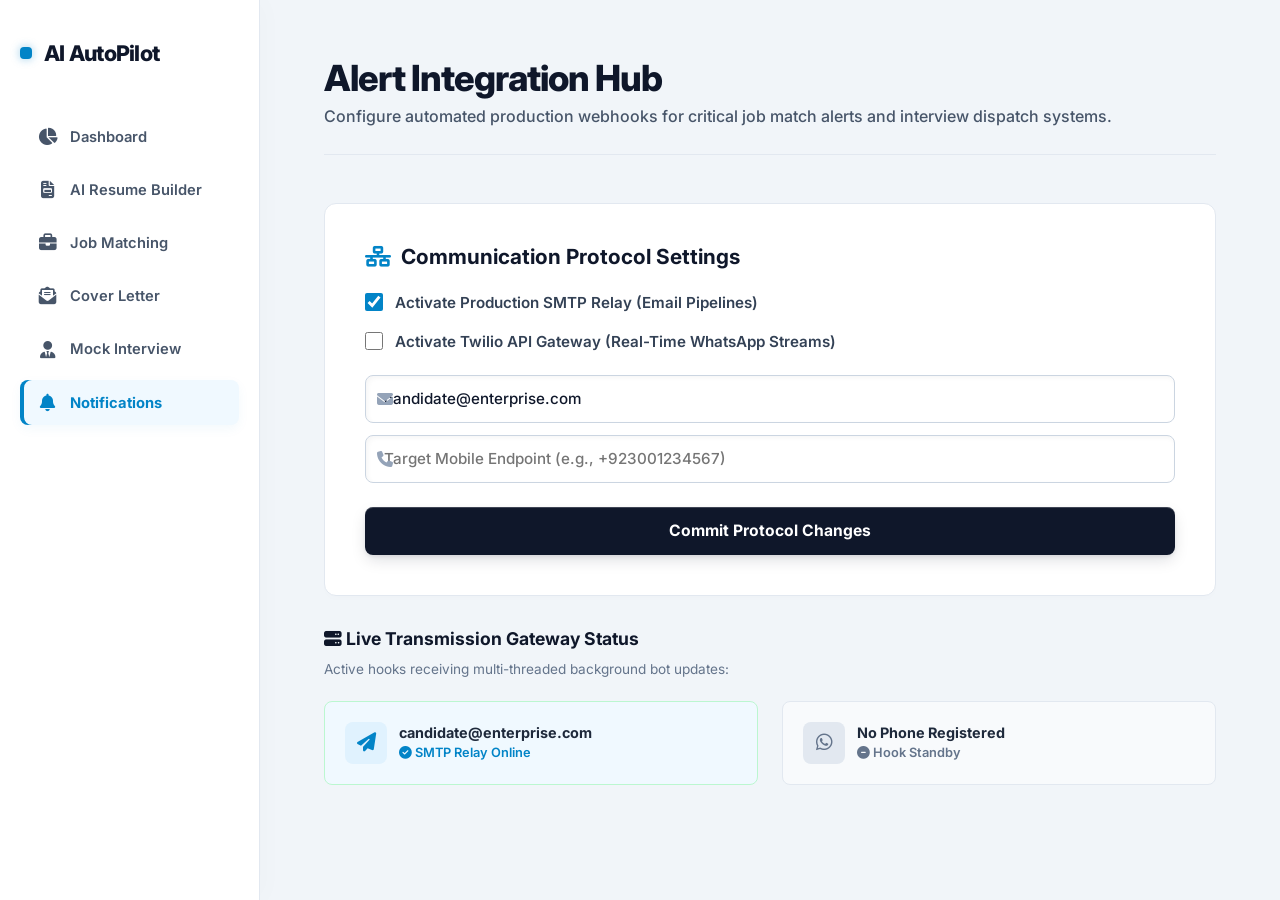
<file: notifications.html>
<!DOCTYPE html>
<html lang="en">
<head>
    <meta charset="UTF-8">
    <meta name="viewport" content="width=device-width, initial-scale=1.0">
    <title>Alert Integration Hub - AI AutoPilot</title>
    <link rel="stylesheet" href="style.css">
    <link rel="stylesheet" href="https://cdnjs.cloudflare.com/ajax/libs/font-awesome/6.4.0/css/all.min.css">
    <style>
        /* Modern Structured Layout for Integration Desk */
        .hub-card {
            background: #ffffff; border: 1px solid var(--border-subtle, #e2e8f0);
            padding: 2.5rem; border-radius: 12px; box-shadow: 0 4px 6px -1px rgba(0,0,0,0.01);
            margin-bottom: 2rem;
        }
        .protocol-setting-title {
            font-size: 1.3rem; font-weight: 700; color: #0f172a; margin-bottom: 1.5rem;
            display: flex; align-items: center; gap: 10px;
        }
        
        /* Interactive Form Elements */
        .checkbox-container {
            display: flex; align-items: center; gap: 12px; margin-bottom: 1.25rem;
            cursor: pointer; font-size: 0.95rem; font-weight: 600; color: #334155;
        }
        .checkbox-container input {
            width: 18px; height: 18px; cursor: pointer; accent-color: #0284c7;
        }
        
        .input-field-group {
            display: flex; flex-direction: column; gap: 12px; margin-top: 1.5rem; margin-bottom: 1.5rem;
        }
        .input-box-wrapper {
            position: relative; display: flex; align-items: center;
        }
        .input-box-wrapper i {
            position: absolute; left: 12px; color: #94a3b8; font-size: 1rem;
        }
        .protocol-input {
            width: 100%; padding: 0.85rem 0.85rem 0.85rem 2.5rem; border: 1px solid #cbd5e1;
            border-radius: 6px; font-size: 0.95rem; font-family: inherit; transition: border-color 0.15s;
        }
        .protocol-input:focus { border-color: #0284c7; outline: none; }

        /* Gateway Status Matrix Layout */
        .gateway-status-grid {
            display: grid; grid-template-columns: 1fr 1fr; gap: 1.5rem; margin-top: 1.5rem;
        }
        @media (max-width: 640px) { .gateway-status-grid { grid-template-columns: 1fr; } }

        .status-node-card {
            background: #f8fafc; border: 1px solid #e2e8f0; border-radius: 8px; padding: 1.25rem;
            display: flex; align-items: center; gap: 12px; transition: all 0.2s ease;
        }
        .status-node-card.active-node {
            border-color: #bbf7d0; background: #f0f9ff;
        }
        .node-icon-avatar {
            width: 42px; height: 42px; border-radius: 8px; background: #e2e8f0;
            display: flex; align-items: center; justify-content: center; font-size: 1.2rem; color: #64748b;
        }
        .active-node .node-icon-avatar.email-brand { background: #e0f2fe; color: #0284c7; }
        .active-node .node-icon-avatar.whatsapp-brand { background: #dcfce7; color: #16a34a; }
        
        .node-meta h4 { font-size: 0.9rem; font-weight: 700; color: #1e293b; }
        .node-meta span { font-size: 0.8rem; color: #64748b; font-weight: 600; }
    </style>
</head>
<body>
    <div class="container animate-fade-in">
        <nav class="sidebar">
            <h2>AI AutoPilot</h2>
            <ul>
                <li><a href="index.html"><i class="fa-solid fa-chart-pie"></i> Dashboard</a></li>
                <li><a href="resume.html"><i class="fa-solid fa-file-invoice"></i> AI Resume Builder</a></li>
                <li><a href="jobs.html"><i class="fa-solid fa-briefcase"></i> Job Matching</a></li>
                <li><a href="cover-letter.html"><i class="fa-solid fa-envelope-open-text"></i> Cover Letter</a></li>
                <li><a href="interview.html"><i class="fa-solid fa-user-tie"></i> Mock Interview</a></li>
                <li><a href="notifications.html" class="active"><i class="fa-solid fa-bell"></i> Notifications</a></li>
            </ul>
        </nav>

        <main class="main-content">
            <header>
                <h1>Alert Integration Hub</h1>
                <p>Configure automated production webhooks for critical job match alerts and interview dispatch systems.</p>
            </header>

            <div class="hub-card">
                <h3 class="protocol-setting-title">
                    <i class="fa-solid fa-network-wired" style="color: #0284c7;"></i> Communication Protocol Settings
                </h3>

                <form id="protocolConfigForm">
                    <label class="checkbox-container">
                        <input type="checkbox" id="smtpCheckbox" checked>
                        <span>Activate Production SMTP Relay (Email Pipelines)</span>
                    </label>

                    <label class="checkbox-container">
                        <input type="checkbox" id="twilioCheckbox">
                        <span>Activate Twilio API Gateway (Real-Time WhatsApp Streams)</span>
                    </label>

                    <div class="input-field-group">
                        <div class="input-box-wrapper">
                            <i class="fa-solid fa-envelope"></i>
                            <input type="email" class="protocol-input" id="emailInput" value="candidate@enterprise.com" placeholder="candidate@enterprise.com" required>
                        </div>

                        <div class="input-box-wrapper">
                            <i class="fa-solid fa-phone"></i>
                            <input type="text" class="protocol-input" id="phoneInput" placeholder="Target Mobile Endpoint (e.g., +923001234567)">
                        </div>
                    </div>

                    <button type="button" class="btn" id="commitChangesBtn" style="width: 100%; justify-content: center; background-color: #0f172a; font-weight: 700; padding: 0.9rem;">
                        Commit Protocol Changes
                    </button>
                </form>
            </div>

            <h2 style="font-size: 1.1rem; font-weight: 700; color: #0f172a; margin-bottom: 0.75rem;"><i class="fa-solid fa-server"></i> Live Transmission Gateway Status</h2>
            <p style="font-size: 0.85rem; color: #64748b; margin-bottom: 1rem;">Active hooks receiving multi-threaded background bot updates:</p>

            <div class="gateway-status-grid">
                <div class="status-node-card active-node" id="emailStatusNode">
                    <div class="node-icon-avatar email-brand">
                        <i class="fa-solid fa-paper-plane"></i>
                    </div>
                    <div class="node-meta">
                        <h4 id="statusEmailLabel">candidate@enterprise.com</h4>
                        <span style="color: #0284c7;"><i class="fa-solid fa-circle-check"></i> SMTP Relay Online</span>
                    </div>
                </div>

                <div class="status-node-card" id="whatsappStatusNode">
                    <div class="node-icon-avatar whatsapp-brand">
                        <i class="fa-brands fa-whatsapp"></i>
                    </div>
                    <div class="node-meta">
                        <h4 id="statusPhoneLabel">No Phone Registered</h4>
                        <span id="whatsappStatusBadge" style="color: #64748b;"><i class="fa-solid fa-circle-minus"></i> Hook Standby</span>
                    </div>
                </div>
            </div>

        </main>
    </div>

    <script>
        const commitBtn = document.getElementById('commitChangesBtn');
        const smtpCheck = document.getElementById('smtpCheckbox');
        const twilioCheck = document.getElementById('twilioCheckbox');
        
        const emailInput = document.getElementById('emailInput');
        const phoneInput = document.getElementById('phoneInput');

        const emailNode = document.getElementById('emailStatusNode');
        const whatsappNode = document.getElementById('whatsappStatusNode');

        const statusEmailLabel = document.getElementById('statusEmailLabel');
        const statusPhoneLabel = document.getElementById('statusPhoneLabel');
        const whatsappStatusBadge = document.getElementById('whatsappStatusBadge');

        commitBtn.addEventListener('click', function() {
            // Basic inputs routing verification
            if(smtpCheck.checked && !emailInput.value.trim()) {
                alert("Please declare a targeted production email pipeline endpoint.");
                return;
            }
            if(twilioCheck.checked && !phoneInput.value.trim()) {
                alert("Please declare a valid Twilio gateway destination endpoint.");
                return;
            }

            // Button loading simulation state
            commitBtn.disabled = true;
            commitBtn.innerHTML = `<div class="spinner" style="width: 18px; height: 18px; border-width: 2px; border-top-color: #ffffff; display: inline-block; vertical-align: middle; margin-right: 8px;"></div> Saving Protocol States...`;

            setTimeout(() => {
                // Restore button state
                commitBtn.disabled = false;
                commitBtn.innerHTML = "Commit Protocol Changes";

                // Process SMTP Interface UI Mapping
                if(smtpCheck.checked) {
                    emailNode.classList.add('active-node');
                    statusEmailLabel.innerText = emailInput.value.trim();
                    emailNode.querySelector('span').innerHTML = `<i class="fa-solid fa-circle-check"></i> SMTP Relay Online`;
                    emailNode.querySelector('span').style.color = "#0284c7";
                } else {
                    emailNode.classList.remove('active-node');
                    emailNode.querySelector('span').innerHTML = `<i class="fa-solid fa-circle-xmark"></i> Pipeline Offline`;
                    emailNode.querySelector('span').style.color = "#dc2626";
                }

                // Process Twilio WhatsApp Interface UI Mapping
                if(twilioCheck.checked) {
                    whatsappNode.classList.add('active-node');
                    statusPhoneLabel.innerText = phoneInput.value.trim();
                    whatsappStatusBadge.innerHTML = `<i class="fa-solid fa-circle-check"></i> Twilio Gateway Active`;
                    whatsappStatusBadge.style.color = "#16a34a";
                } else {
                    whatsappNode.classList.remove('active-node');
                    statusPhoneLabel.innerText = "No Phone Registered";
                    whatsappStatusBadge.innerHTML = `<i class="fa-solid fa-circle-minus"></i> Hook Standby`;
                    whatsappStatusBadge.style.color = "#64748b";
                }

                alert("Webhooks communication protocol mappings established successfully!");
            }, 1200);
        });
    </script>
</body>
</html>
</file>
<file: style.css>
/* ==========================================================================
   AI-CAREER AUTOPILOT - ENTERPRISE MASTER CORE STYLESHEET (VIP 3D LIGHT ARCHITECTURE)
   ========================================================================== */

@import url('https://fonts.googleapis.com/css2?family=Inter:wght@300;400;500;600;700;800&display=swap');

:root {
    /* Premium Clean Minimalist 3D Palette */
    --bg-global: #f1f5f9;         /* Sophisticated soft grey matte backing */
    --bg-surface: #ffffff;        /* Pure white premium core blocks */
    --text-primary: #0f172a;      /* Deep Slate for extreme typography crispness */
    --text-secondary: #475569;    /* Enhanced visibility mid-tone subtext */
    --text-muted: #94a3b8;        /* Slate border accents */
    --brand-primary: #0284c7;     /* Trust Blue Core Focus */
    --brand-primary-hover: #0369a1;
    --brand-whatsapp: #22c55e;    /* Official Vibrant WhatsApp Green */
    --border-subtle: #e2e8f0;     /* Crisp alignment dividers */
    
    /* VIP Semantic Accents */
    --success-color: #16a34a;     /* Premium Emerald Match */
    --warning-color: #ea580c;     /* Smooth Amber Alert State */
    
    --font-stack: 'Inter', sans-serif;

    /* Ultra Realistic 3D Soft Neomorphic Light Shadows Matrix */
    --shadow-3d-card: 0 15px 35px -5px rgba(0, 0, 0, 0.05), 0 10px 15px -6px rgba(0, 0, 0, 0.03), inset 0 1px 0 #ffffff;
    --shadow-3d-btn: 0 6px 16px -2px rgba(15, 23, 42, 0.15), 0 2px 4px -1px rgba(15, 23, 42, 0.1), inset 0 1px 0 rgba(255, 255, 255, 0.2);
    --shadow-3d-inset-input: inset 2px 2px 5px rgba(0, 0, 0, 0.04), inset -2px -2px 5px #ffffff;
}

/* --- Core Reset & Normalization --- */
* {
    margin: 0;
    padding: 0;
    box-sizing: border-box;
    font-family: var(--font-stack);
    -webkit-font-smoothing: antialiased;
    -moz-osx-font-smoothing: grayscale;
}

body {
    background-color: var(--bg-global);
    color: var(--text-primary);
    min-height: 100vh;
    display: flex;
    overflow-x: hidden;
}

/* --- Global Application Layout Architecture --- */
.container {
    display: flex;
    width: 100%;
    min-height: 100vh;
}

/* --- System Keyframe Animations Framework --- */
@keyframes fadeIn {
    from { opacity: 0; transform: translateY(12px); }
    to { opacity: 1; transform: translateY(0); }
}

@keyframes spin {
    0% { transform: rotate(0deg); }
    100% { transform: rotate(360deg); }
}

.animate-fade-in { animation: fadeIn 0.4s cubic-bezier(0.16, 1, 0.3, 1) forwards; }
.hidden { display: none !important; }

/* --- Premium Navigation Sidebar Hub (3D Suspended Viewport) --- */
.sidebar {
    width: 260px;
    background-color: var(--bg-surface);
    border-right: 1px solid var(--border-subtle);
    padding: 2.5rem 1.25rem;
    display: flex;
    flex-direction: column;
    position: fixed;
    height: 100vh;
    z-index: 100;
    box-shadow: 4px 0 25px rgba(15, 23, 42, 0.02);
}

.sidebar h2 {
    font-size: 1.35rem;
    font-weight: 800;
    letter-spacing: -0.75px;
    margin-bottom: 3rem;
    display: flex;
    align-items: center;
    gap: 12px;
    color: var(--text-primary);
}

.sidebar h2::before {
    content: '';
    display: inline-block;
    width: 12px;
    height: 12px;
    border-radius: 4px;
    background-color: var(--brand-primary);
    box-shadow: 0 0 10px rgba(2, 132, 199, 0.4);
}

.sidebar ul {
    list-style: none;
    display: flex;
    flex-direction: column;
    gap: 0.5rem;
}

.sidebar ul li a {
    display: flex;
    align-items: center;
    gap: 12px;
    color: var(--text-secondary);
    text-decoration: none;
    padding: 0.85rem 1.1rem;
    border-radius: 8px;
    font-weight: 600;
    font-size: 0.92rem;
    transition: all 0.2s cubic-bezier(0.4, 0, 0.2, 1);
}

/* 3D Tabs Interactivity Lift Hook */
.sidebar ul li a:hover {
    color: var(--brand-primary);
    background-color: #f8fafc;
    transform: translateX(4px);
}

.sidebar ul li a.active {
    color: var(--brand-primary);
    background-color: #f0f9ff;
    box-shadow: inset 4px 0 0 var(--brand-primary), 0 4px 12px rgba(2, 132, 199, 0.05);
    font-weight: 700;
}

.sidebar ul li a i {
    font-size: 1.1rem;
    width: 20px;
    text-align: center;
}

/* --- Main Production Execution Canvas --- */
.main-content {
    margin-left: 260px;
    flex: 1;
    padding: 3.5rem 4rem;
    max-width: 1400px;
    width: calc(100% - 260px);
}

header {
    margin-bottom: 3rem;
    border-bottom: 1px solid var(--border-subtle);
    padding-bottom: 1.75rem;
}

header h1 {
    font-size: 2.25rem;
    font-weight: 800;
    letter-spacing: -1px;
    color: var(--text-primary);
}

header p {
    color: var(--text-secondary);
    font-size: 1rem;
    margin-top: 0.35rem;
    font-weight: 500;
}

/* --- Component 1: Performance Metrics (3D Dashboard Grid) --- */
.stats-grid {
    display: grid;
    grid-template-columns: repeat(auto-fit, minmax(240px, 1fr));
    gap: 1.5rem;
    margin-bottom: 3rem;
}

.card {
    background-color: var(--bg-surface);
    border: 1px solid var(--border-subtle);
    padding: 1.75rem;
    border-radius: 12px;
    box-shadow: var(--shadow-3d-card);
    transition: transform 0.25s cubic-bezier(0.4, 0, 0.2, 1), box-shadow 0.25s cubic-bezier(0.4, 0, 0.2, 1);
}

.card:hover {
    transform: translateY(-4px);
    box-shadow: 0 20px 35px -5px rgba(0, 0, 0, 0.08), 0 12px 20px -6px rgba(0, 0, 0, 0.04);
    border-color: #cbd5e1;
}

.card h3 {
    font-size: 0.78rem;
    text-transform: uppercase;
    letter-spacing: 0.75px;
    color: var(--text-secondary);
    margin-bottom: 0.85rem;
    font-weight: 700;
}

.card .stat-number {
    font-size: 2.1rem;
    font-weight: 800;
    color: var(--text-primary);
    letter-spacing: -0.5px;
}

/* --- Component 2: Enterprise Data Tables (Pipeline Tracking) --- */
.table-section {
    background-color: var(--bg-surface);
    border: 1px solid var(--border-subtle);
    border-radius: 12px;
    padding: 2rem;
    margin-bottom: 3rem;
    box-shadow: var(--shadow-3d-card);
}

.table-section h2 {
    font-size: 1.25rem;
    margin-bottom: 1.5rem;
    font-weight: 700;
    letter-spacing: -0.5px;
}

table {
    width: 100%;
    border-collapse: collapse;
}

th {
    padding: 1rem;
    color: var(--text-secondary);
    font-size: 0.78rem;
    text-transform: uppercase;
    letter-spacing: 0.75px;
    border-bottom: 2px solid var(--border-subtle);
    font-weight: 700;
    text-align: left;
}

td {
    padding: 1.25rem 1rem;
    border-bottom: 1px solid var(--border-subtle);
    font-size: 0.92rem;
    color: var(--text-primary);
}

tr:last-child td {
    border-bottom: none;
}

tr:hover td {
    background-color: #f8fafc;
}

/* --- Component 3: Dynamic Metric Tags & Badges --- */
.score {
    font-weight: 700;
    padding: 0.35rem 0.75rem;
    border-radius: 6px;
    font-size: 0.82rem;
    display: inline-flex;
    align-items: center;
    border: 1px solid transparent;
}
.score.high { background: #dcfce7; color: var(--success-color); border-color: #bbf7d0; }
.score.medium { background: #fef3c7; color: var(--warning-color); border-color: #fde68a; }

.status {
    font-size: 0.82rem;
    font-weight: 600;
    padding: 0.25rem 0.75rem;
    border-radius: 6px;
    border: 1px solid var(--border-subtle);
    background: #f8fafc;
    display: inline-flex;
    align-items: center;
}
.status.interview { color: var(--warning-color); background: #fffbeb; border-color: #fde68a; }
.status.applied { color: var(--text-secondary); }

/* --- Component 4: Split Panel Grid Workspace (Layout Systems) --- */
.workspace-grid {
    display: grid;
    grid-template-columns: 1fr 1.1fr;
    gap: 2.5rem;
    align-items: start;
    margin-bottom: 3rem;
}

.section-card {
    background-color: var(--bg-surface);
    border: 1px solid var(--border-subtle);
    border-radius: 12px;
    padding: 2.25rem;
    box-shadow: var(--shadow-3d-card);
}

.section-header {
    display: flex;
    align-items: center;
    gap: 12px;
    margin-bottom: 0.5rem;
}

.step-number {
    background-color: #f1f5f9;
    color: var(--text-primary);
    width: 28px;
    height: 28px;
    border-radius: 50%;
    display: flex;
    align-items: center;
    justify-content: center;
    font-size: 0.85rem;
    font-weight: 800;
    border: 1px solid #cbd5e1;
    box-shadow: inset 0 1px 2px rgba(0,0,0,0.05);
}

.section-header h3 {
    font-size: 1.2rem;
    font-weight: 700;
    letter-spacing: -0.3px;
}

.section-desc {
    font-size: 0.9rem;
    color: var(--text-secondary);
    margin-bottom: 1.75rem;
    line-height: 1.5;
}

/* --- Component 5: Isolated File Upload Target --- */
.upload-box {
    border: 2px dashed #cbd5e1;
    background-color: #f8fafc;
    border-radius: 8px;
    padding: 2.5rem 2rem;
    text-align: center;
    position: relative;
    cursor: pointer;
    box-shadow: var(--shadow-3d-inset-input);
    transition: all 0.2s ease;
}

.upload-box:hover {
    border-color: var(--brand-primary);
    background-color: #f0f9ff;
    transform: scale(0.99);
}

.upload-box i {
    font-size: 2.25rem;
    color: var(--brand-primary);
    margin-bottom: 0.85rem;
}

.upload-box p {
    font-size: 0.95rem;
    font-weight: 700;
    color: var(--text-primary);
    margin-bottom: 0.35rem;
}

.file-spec {
    font-size: 0.8rem;
    color: var(--text-secondary);
    font-weight: 500;
}

.upload-box input[type="file"] {
    position: absolute; width: 100%; height: 100%; top: 0; left: 0; opacity: 0; cursor: pointer;
}

/* --- Component 6: Global Form Systems & Input Groups --- */
.form-container {
    background-color: var(--bg-surface);
    border: 1px solid var(--border-subtle);
    padding: 2.5rem;
    border-radius: 12px;
    margin-bottom: 3rem;
    box-shadow: var(--shadow-3d-card);
}

.input-group {
    margin-bottom: 1.5rem;
}

.input-group label {
    display: block;
    font-size: 0.88rem;
    font-weight: 700;
    color: var(--text-primary);
    margin-bottom: 0.6rem;
}

input[type="text"], 
input[type="email"], 
textarea, 
select {
    width: 100%;
    padding: 0.85rem 1.1rem;
    background-color: #ffffff;
    border: 1px solid #cbd5e1;
    border-radius: 8px;
    color: var(--text-primary);
    font-size: 0.95rem;
    font-weight: 500;
    box-shadow: var(--shadow-3d-inset-input);
    transition: all 0.15s cubic-bezier(0.4, 0, 0.2, 1);
}

input:focus, 
textarea:focus, 
select:focus {
    outline: none;
    border-color: var(--brand-primary);
    background-color: #ffffff;
    box-shadow: inset 1px 1px 3px rgba(0,0,0,0.02), 0 0 0 4px rgba(2, 132, 199, 0.15);
}

/* --- Component 7: Platform Search Engines & Filtering Layout --- */
.filter-container {
    margin-bottom: 2.5rem;
}

.search-engine-box {
    display: flex;
    gap: 12px;
    background: var(--bg-surface);
    border: 1px solid var(--border-subtle);
    padding: 0.75rem;
    border-radius: 12px;
    align-items: center;
    box-shadow: var(--shadow-3d-card);
}

.search-engine-box input, 
.search-engine-box select {
    margin-bottom: 0 !important;
}

/* --- Component 8: VIP 3D Dynamic Action Buttons --- */
.btn {
    width: 100%;
    background-color: var(--text-primary);
    color: #ffffff;
    font-weight: 700;
    border: none;
    padding: 1rem 1.75rem;
    border-radius: 8px;
    cursor: pointer;
    font-size: 0.98rem;
    display: inline-flex;
    align-items: center;
    justify-content: center;
    gap: 8px;
    box-shadow: var(--shadow-3d-btn);
    transition: all 0.15s cubic-bezier(0.4, 0, 0.2, 1);
}

.btn:hover {
    background-color: #1e293b;
    transform: translateY(-2px);
    box-shadow: 0 10px 20px -2px rgba(15, 23, 42, 0.2), 0 4px 6px -1px rgba(15, 23, 42, 0.12);
}

.btn:active {
    transform: translateY(1px);
    box-shadow: 0 2px 4px rgba(15, 23, 42, 0.15);
}

.btn-sm {
    background-color: transparent;
    color: var(--text-primary);
    border: 1px solid #cbd5e1;
    padding: 0.6rem 1.35rem;
    border-radius: 8px;
    font-weight: 600;
    font-size: 0.88rem;
    cursor: pointer;
    box-shadow: 0 2px 4px rgba(0,0,0,0.02);
    transition: all 0.15s ease;
}

.btn-sm:hover {
    background-color: #f1f5f9;
    border-color: #cbd5e1;
    transform: translateY(-1px);
}

/* --- Component 9: Continuous Rotation AI Loader --- */
.loader-container {
    text-align: center;
    padding: 3rem;
    width: 100%;
}

.spinner {
    width: 44px;
    height: 44px;
    border: 4px solid var(--border-subtle);
    border-top-color: var(--brand-primary);
    border-radius: 50%;
    animation: spin 0.75s linear infinite;
    margin: 0 auto 1.5rem auto;
}

.loader-container h4 {
    font-size: 1.1rem;
    font-weight: 700;
    margin-bottom: 0.5rem;
}

.loader-container p {
    font-size: 0.88rem;
    color: var(--text-secondary);
    line-height: 1.5;
    max-width: 340px;
    margin: 0 auto;
}

/* --- Component 10: Document Previews (Resume VIP Board Template) --- */
.preview-panel {
    background-color: var(--bg-surface);
    border: 1px solid var(--border-subtle);
    border-radius: 12px;
    padding: 2.25rem;
    position: sticky;
    top: 2.5rem;
    box-shadow: var(--shadow-3d-card);
}

.canvas-box {
    border: 1px solid #cbd5e1;
    background-color: #f8fafc;
    border-radius: 8px;
    min-height: 540px;
    padding: 2rem;
    display: flex;
    flex-direction: column;
    justify-content: center;
    position: relative;
    box-shadow: var(--shadow-3d-inset-input);
}

.canvas-placeholder {
    text-align: center;
    padding: 0 1.5rem;
}

.canvas-placeholder i {
    font-size: 2.75rem;
    color: #94a3b8;
    margin-bottom: 1.25rem;
}

.canvas-placeholder p {
    font-size: 0.95rem;
    color: var(--text-secondary);
    line-height: 1.6;
}

/* Premium Dynamic Letter-Pad Design */
.resume-template {
    background-color: #ffffff;
    border: 1px solid #cbd5e1;
    box-shadow: 0 10px 30px rgba(0,0,0,0.04);
    padding: 3rem;
    min-height: 460px;
    text-align: left;
    color: #1e293b;
    width: 100%;
    border-radius: 4px;
    animation: fadeIn 0.4s ease forwards;
}

.resume-output-header h2 {
    font-size: 1.5rem;
    font-weight: 800;
    letter-spacing: -0.5px;
    color: #0f172a;
}

.resume-output-subtitle {
    font-size: 0.88rem;
    font-weight: 700;
    color: var(--brand-primary);
    text-transform: uppercase;
    margin-top: 0.35rem;
    letter-spacing: 0.75px;
}

.resume-output-meta {
    font-size: 0.85rem;
    color: #64748b;
    margin-top: 0.6rem;
    font-weight: 500;
}

.resume-divider {
    border: 0;
    height: 1px;
    background-color: var(--border-subtle);
    margin: 1.5rem 0;
}

.resume-section-block {
    margin-bottom: 1.5rem;
}

.resume-section-block h4 {
    font-size: 0.95rem;
    font-weight: 800;
    text-transform: uppercase;
    color: #0f172a;
    margin-bottom: 0.6rem;
    border-left: 4px solid var(--brand-primary);
    padding-left: 10px;
    letter-spacing: 0.5px;
}

.resume-section-block p {
    font-size: 0.88rem;
    line-height: 1.6;
    color: #334155;
}

.skills-tag-container {
    display: flex;
    flex-wrap: wrap;
    gap: 8px;
    margin-top: 0.6rem;
}

.resume-skill-tag {
    background-color: #f1f5f9;
    color: #334155;
    font-size: 0.78rem;
    font-weight: 700;
    padding: 5px 12px;
    border-radius: 6px;
    border: 1px solid #e2e8f0;
}

/* --- Component 11: Job Scraper Feed Streams (3D Floating Feed) --- */
.jobs-list {
    display: flex;
    flex-direction: column;
    gap: 1.25rem;
}

.job-card {
    background-color: var(--bg-surface);
    border: 1px solid var(--border-subtle);
    padding: 2rem;
    border-radius: 12px;
    display: flex;
    justify-content: space-between;
    align-items: center;
    box-shadow: var(--shadow-3d-card);
    transition: all 0.25s cubic-bezier(0.4, 0, 0.2, 1);
}

.job-card:hover {
    transform: translateY(-3px) translateX(2px);
    box-shadow: 0 18px 30px -5px rgba(0, 0, 0, 0.06), 0 8px 15px -6px rgba(0, 0, 0, 0.03);
    border-color: #cbd5e1;
}

.job-details h3 {
    font-size: 1.25rem;
    font-weight: 700;
    color: var(--text-primary);
    display: flex;
    align-items: center;
    flex-wrap: wrap;
}

.company-name {
    color: var(--brand-primary);
    font-weight: 700;
    font-size: 0.95rem;
    margin-top: 0.35rem;
    margin-bottom: 0.85rem;
    display: inline-block;
}

.job-details p {
    color: var(--text-secondary);
    font-size: 0.92rem;
    line-height: 1.5;
}

.platform-tag {
    font-size: 0.75rem;
    font-weight: 700;
    padding: 3px 10px;
    border-radius: 5px;
    margin-left: 10px;
    text-transform: uppercase;
    letter-spacing: 0.5px;
}
.platform-tag.li-tag { background: #e0f2fe; color: #0369a1; }
.platform-tag.id-tag { background: #e0e7ff; color: #4338ca; }

.match-section {
    text-align: right;
    display: flex;
    flex-direction: column;
    gap: 1rem;
    align-items: flex-end;
    flex-shrink: 0;
}

.match-score-badge {
    color: var(--success-color);
    font-weight: 800;
    padding: 0.45rem 1rem;
    border-radius: 6px;
    font-size: 0.88rem;
    border: 1px solid #bbf7d0;
    background: #f0fdf4;
    box-shadow: 0 2px 4px rgba(22, 163, 74, 0.05);
}
.match-score-badge.medium-score {
    color: var(--warning-color);
    border-color: #fed7aa;
    background: #fffbeb;
}

/* --- Component 12: Global Floating WhatsApp VIP Widget --- */
.whatsapp-float {
    position: fixed;
    width: 60px;
    height: 60px;
    bottom: 35px;
    right: 35px;
    background-color: var(--brand-whatsapp);
    color: #ffffff;
    border-radius: 50%;
    display: flex;
    align-items: center;
    justify-content: center;
    font-size: 28px;
    box-shadow: 0 8px 24px rgba(34, 197, 94, 0.3), inset 0 2px 4px rgba(255,255,255,0.2);
    z-index: 999;
    text-decoration: none;
    transition: transform 0.2s cubic-bezier(0.34, 1.56, 0.64, 1), box-shadow 0.2s ease;
}

.whatsapp-float:hover {
    transform: scale(1.1) translateY(-4px);
    box-shadow: 0 12px 28px rgba(34, 197, 94, 0.45);
}

/* --- Global Fluid Responsive Architecture --- */
@media (max-width: 1200px) {
    .workspace-grid {
        grid-template-columns: 1fr;
        gap: 2rem;
    }
    .preview-panel {
        position: static;
    }
}

@media (max-width: 1024px) {
    .sidebar {
        width: 76px;
        padding: 2.5rem 0.5rem;
        align-items: center;
    }
    .sidebar h2 {
        font-size: 0;
        margin-bottom: 3.5rem;
    }
    .sidebar h2::before {
        width: 16px;
        height: 16px;
        border-radius: 4px;
    }
    .sidebar ul li a {
        font-size: 0;
        padding: 0.95rem;
        justify-content: center;
        border-radius: 10px;
    }
    .sidebar ul li a i {
        font-size: 1.3rem;
    }
    .main-content {
        margin-left: 76px;
        width: calc(100% - 76px);
        padding: 2.5rem;
    }
}

@media (max-width: 768px) {
    .search-engine-box {
        flex-direction: column;
        align-items: stretch;
        padding: 1rem;
    }
    .job-card {
        flex-direction: column;
        align-items: flex-start;
        gap: 1.5rem;
    }
    .match-section {
        width: 100%;
        flex-direction: row;
        justify-content: space-between;
        align-items: center;
        border-top: 1px solid var(--border-subtle);
        padding-top: 1rem;
    }
}
</file>
